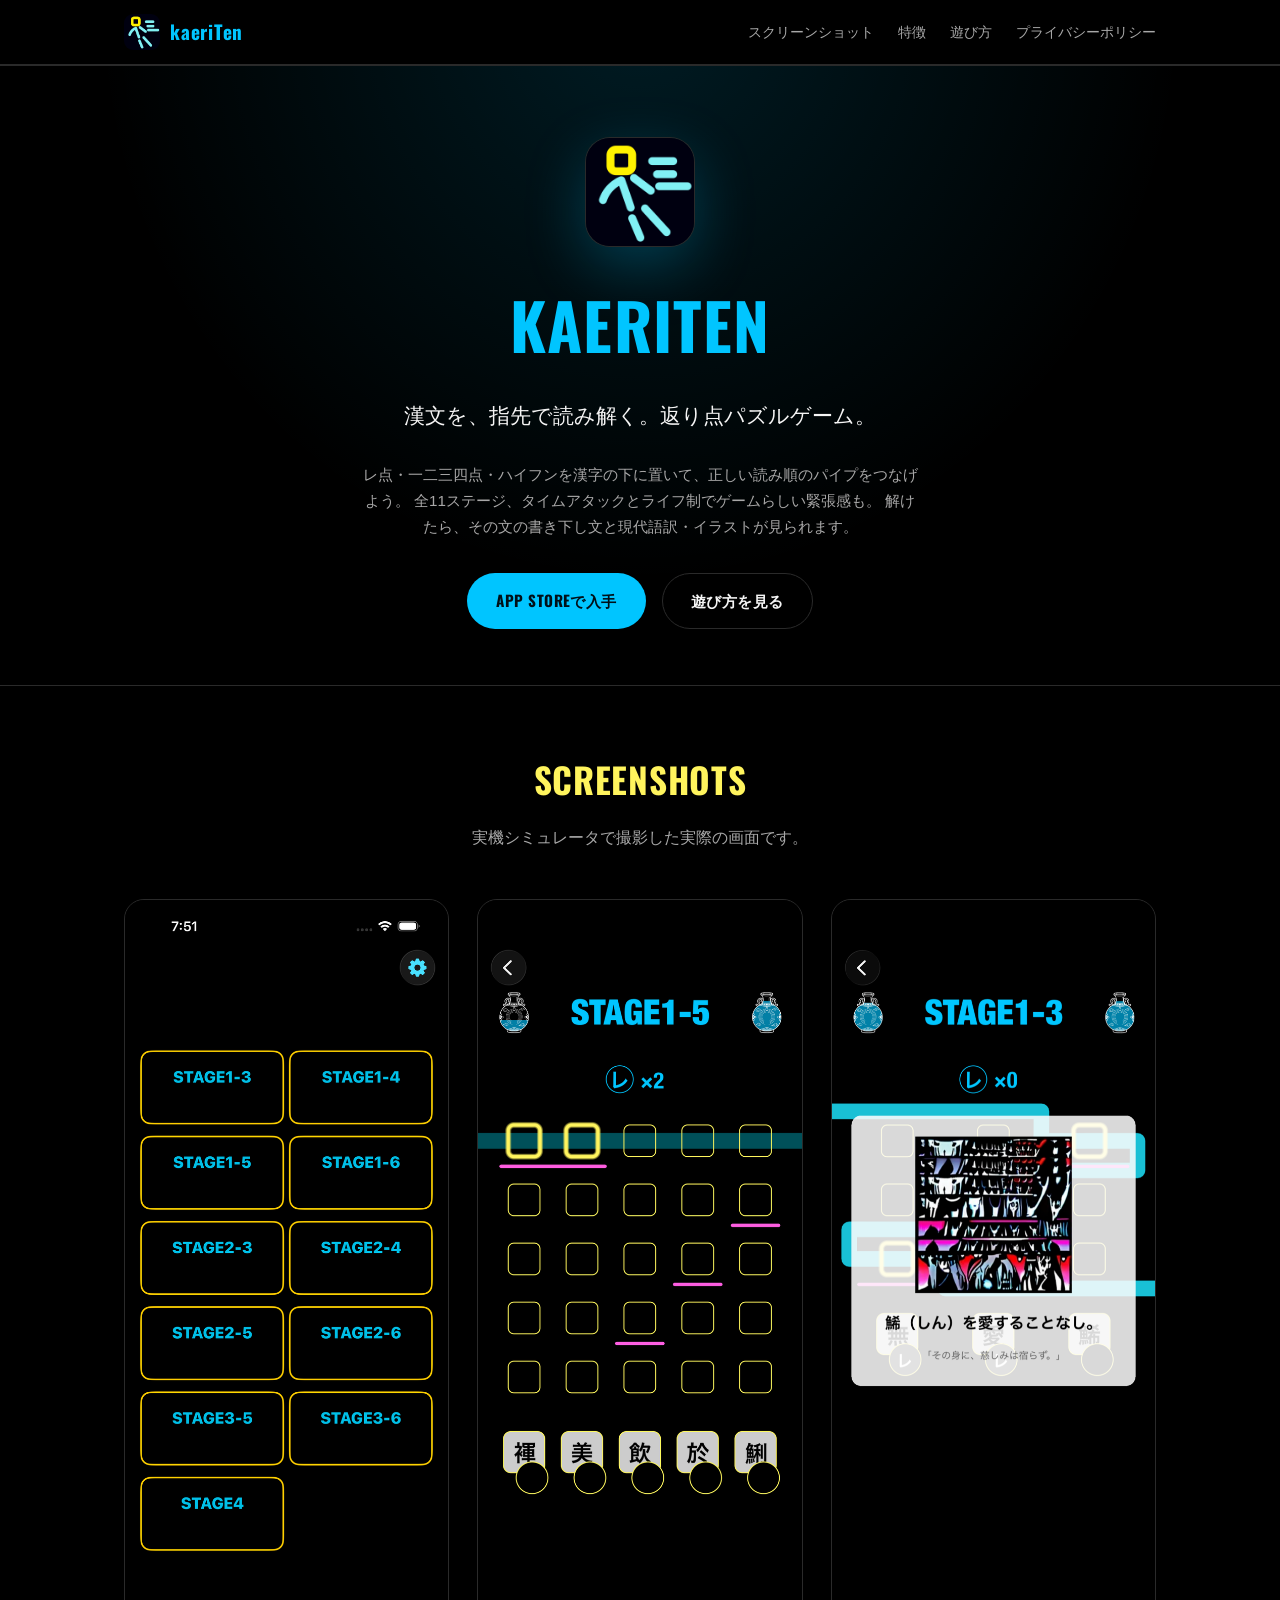
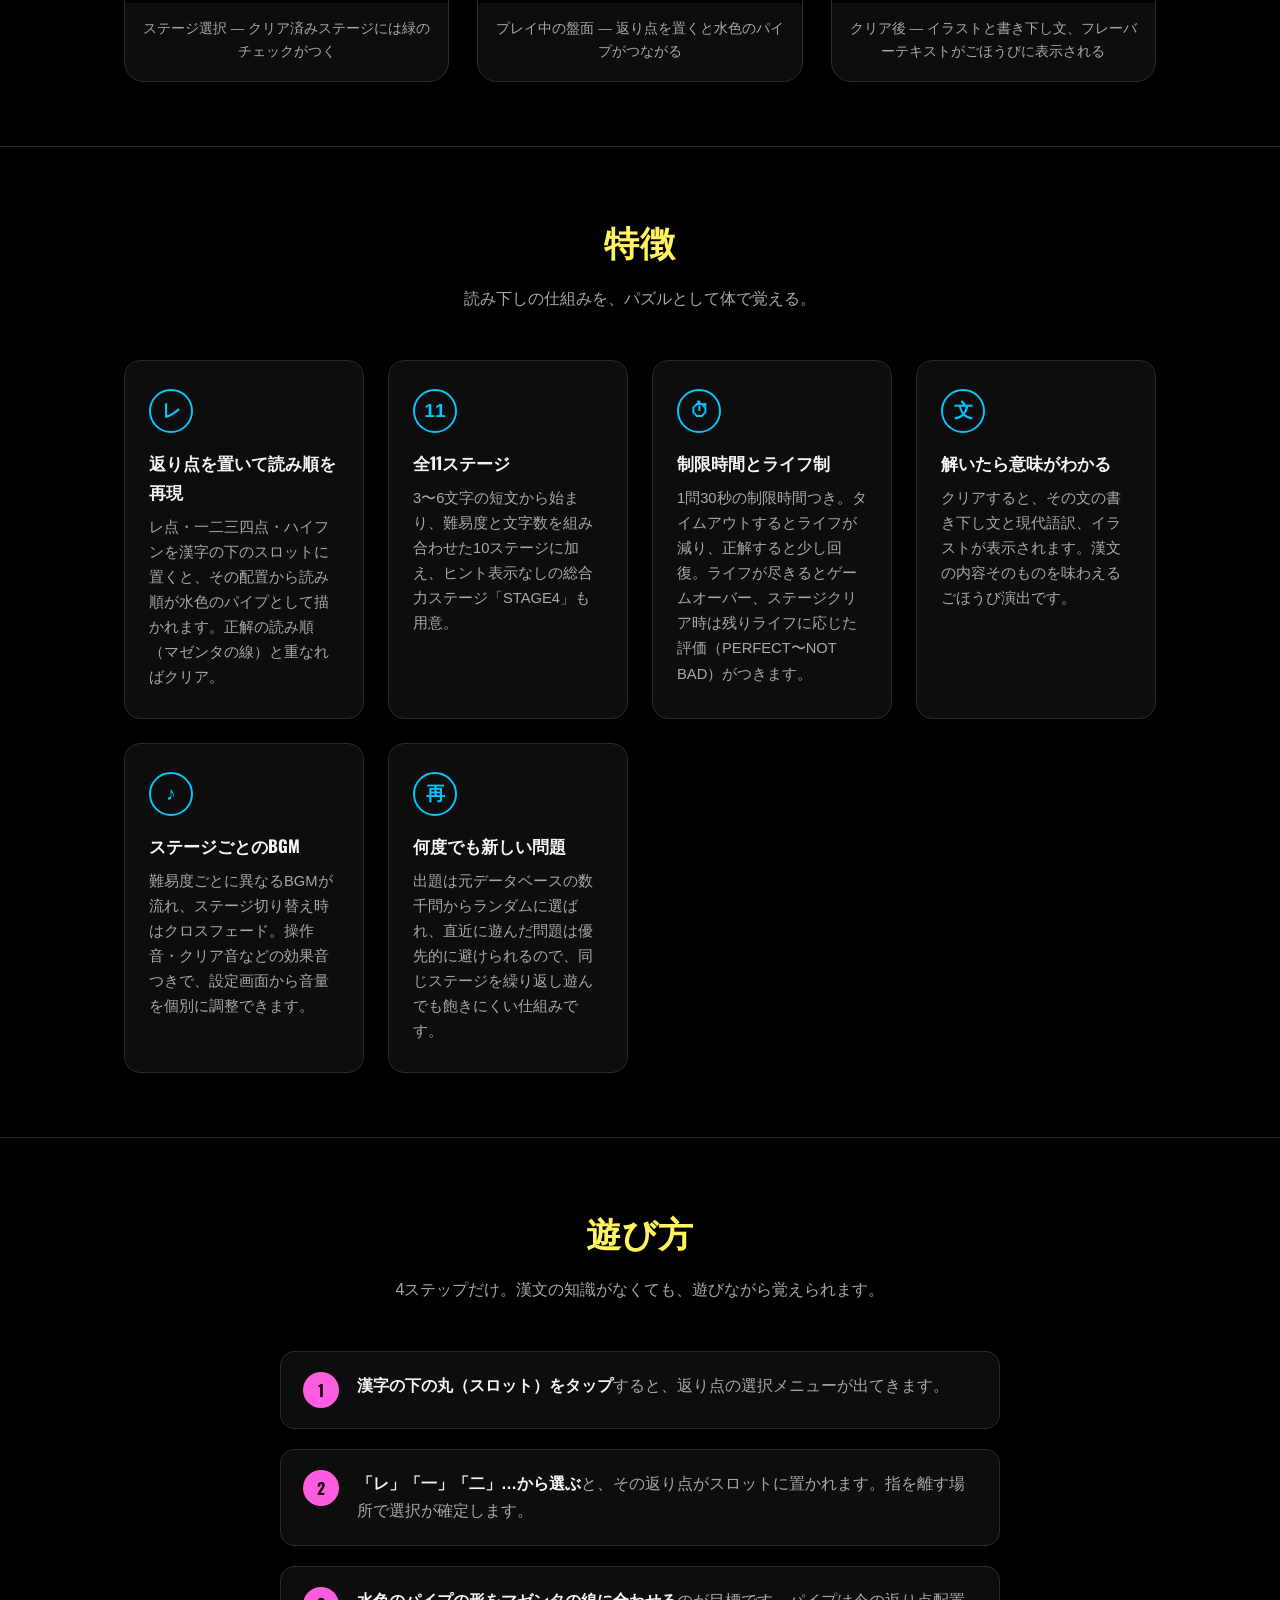
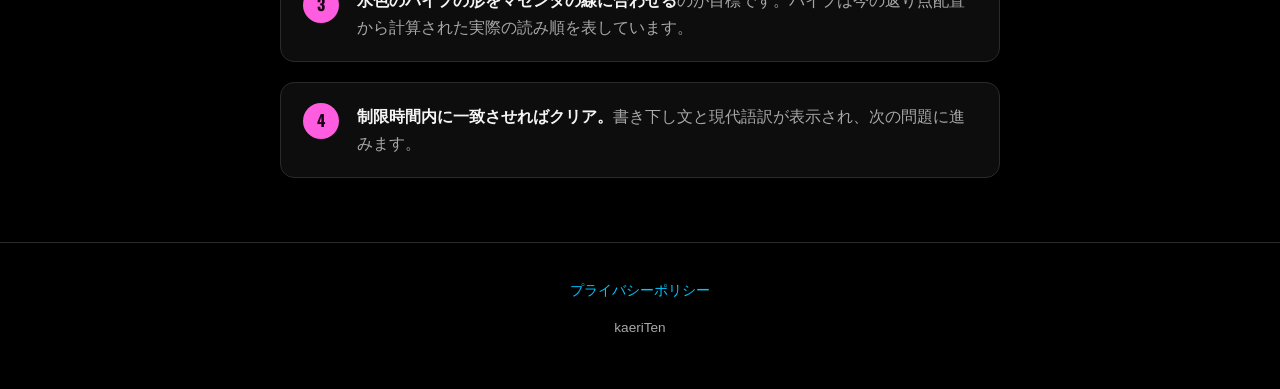
<file: html/index.html>
<!DOCTYPE html>
<html lang="ja">
<head>
<meta charset="UTF-8">
<meta name="viewport" content="width=device-width, initial-scale=1.0">
<title>kaeriTen（かえりてん）― 漢文・返り点パズルゲーム</title>
<meta name="description" content="漢文の返り点（レ点・一二三四点）を指先で置いて読み順を再現するパズルゲーム「kaeriTen」。11ステージ・タイムアタック要素つき。">
<link rel="icon" href="assets/icon.png">
<link rel="preconnect" href="https://fonts.googleapis.com">
<link rel="preconnect" href="https://fonts.gstatic.com" crossorigin>
<link href="https://fonts.googleapis.com/css2?family=Oswald:wght@500;700&display=swap" rel="stylesheet">
<link rel="stylesheet" href="assets/style.css">
</head>
<body>

<header class="site-header">
  <div class="wrap">
    <div class="brand">
      <img src="assets/icon.png" alt="">
      kaeriTen
    </div>
    <nav class="site-nav">
      <a href="#screenshots">スクリーンショット</a>
      <a href="#features">特徴</a>
      <a href="#how-to-play">遊び方</a>
      <a href="privacy.html">プライバシーポリシー</a>
    </nav>
  </div>
</header>

<main>

  <section class="hero">
    <div class="wrap">
      <img class="hero-icon" src="assets/icon.png" alt="kaeriTen アプリアイコン">
      <h1>kaeriTen</h1>
      <p class="tagline">漢文を、指先で読み解く。返り点パズルゲーム。</p>
      <p class="sub">
        レ点・一二三四点・ハイフンを漢字の下に置いて、正しい読み順のパイプをつなげよう。
        全11ステージ、タイムアタックとライフ制でゲームらしい緊張感も。
        解けたら、その文の書き下し文と現代語訳・イラストが見られます。
      </p>
      <div class="cta-row">
        <a class="btn btn-primary" href="https://apps.apple.com/jp/app/kaeriten/id6802865712">App Storeで入手</a>
        <a class="btn btn-ghost" href="#how-to-play">遊び方を見る</a>
      </div>
    </div>
  </section>

  <section id="screenshots">
    <div class="wrap">
      <h2>Screenshots</h2>
      <p class="section-lede">実機シミュレータで撮影した実際の画面です。</p>
      <div class="gallery">
        <figure>
          <img src="assets/screenshot-stages.png" alt="ステージ選択画面。2列グリッドで11ステージが並ぶ">
          <figcaption>ステージ選択 ― クリア済みステージには緑のチェックがつく</figcaption>
        </figure>
        <figure>
          <img src="assets/screenshot-gameplay.png" alt="盤面画面。黄色いグリッド・漢字・返り点バッジ・水色のパイプが表示されている">
          <figcaption>プレイ中の盤面 ― 返り点を置くと水色のパイプがつながる</figcaption>
        </figure>
        <figure>
          <img src="assets/screenshot-clear.png" alt="クリア画面。解いた漢文のイラスト・書き下し文・フレーバーテキストが表示されている">
          <figcaption>クリア後 ― イラストと書き下し文、フレーバーテキストがごほうびに表示される</figcaption>
        </figure>
      </div>
    </div>
  </section>

  <section id="features">
    <div class="wrap">
      <h2>特徴</h2>
      <p class="section-lede">読み下しの仕組みを、パズルとして体で覚える。</p>
      <div class="features">

        <div class="feature-card">
          <div class="glyph">レ</div>
          <h3>返り点を置いて読み順を再現</h3>
          <p>レ点・一二三四点・ハイフンを漢字の下のスロットに置くと、その配置から読み順が水色のパイプとして描かれます。正解の読み順（マゼンタの線）と重なればクリア。</p>
        </div>

        <div class="feature-card">
          <div class="glyph">11</div>
          <h3>全11ステージ</h3>
          <p>3〜6文字の短文から始まり、難易度と文字数を組み合わせた10ステージに加え、ヒント表示なしの総合力ステージ「STAGE4」も用意。</p>
        </div>

        <div class="feature-card">
          <div class="glyph">⏱</div>
          <h3>制限時間とライフ制</h3>
          <p>1問30秒の制限時間つき。タイムアウトするとライフが減り、正解すると少し回復。ライフが尽きるとゲームオーバー、ステージクリア時は残りライフに応じた評価（PERFECT〜NOT BAD）がつきます。</p>
        </div>

        <div class="feature-card">
          <div class="glyph">文</div>
          <h3>解いたら意味がわかる</h3>
          <p>クリアすると、その文の書き下し文と現代語訳、イラストが表示されます。漢文の内容そのものを味わえるごほうび演出です。</p>
        </div>

        <div class="feature-card">
          <div class="glyph">♪</div>
          <h3>ステージごとのBGM</h3>
          <p>難易度ごとに異なるBGMが流れ、ステージ切り替え時はクロスフェード。操作音・クリア音などの効果音つきで、設定画面から音量を個別に調整できます。</p>
        </div>

        <div class="feature-card">
          <div class="glyph">再</div>
          <h3>何度でも新しい問題</h3>
          <p>出題は元データベースの数千問からランダムに選ばれ、直近に遊んだ問題は優先的に避けられるので、同じステージを繰り返し遊んでも飽きにくい仕組みです。</p>
        </div>

      </div>
    </div>
  </section>

  <section id="how-to-play">
    <div class="wrap">
      <h2>遊び方</h2>
      <p class="section-lede">4ステップだけ。漢文の知識がなくても、遊びながら覚えられます。</p>
      <div class="steps">
        <div class="step">
          <div class="num"></div>
          <p><strong>漢字の下の丸（スロット）をタップ</strong>すると、返り点の選択メニューが出てきます。</p>
        </div>
        <div class="step">
          <div class="num"></div>
          <p><strong>「レ」「一」「二」…から選ぶ</strong>と、その返り点がスロットに置かれます。指を離す場所で選択が確定します。</p>
        </div>
        <div class="step">
          <div class="num"></div>
          <p><strong>水色のパイプの形をマゼンタの線に合わせる</strong>のが目標です。パイプは今の返り点配置から計算された実際の読み順を表しています。</p>
        </div>
        <div class="step">
          <div class="num"></div>
          <p><strong>制限時間内に一致させればクリア。</strong>書き下し文と現代語訳が表示され、次の問題に進みます。</p>
        </div>
      </div>
    </div>
  </section>

</main>

<footer class="site-footer">
  <div class="wrap">
    <div class="links">
      <a href="privacy.html">プライバシーポリシー</a>
    </div>
    <p>kaeriTen</p>
  </div>
</footer>

</body>
</html>
</file>
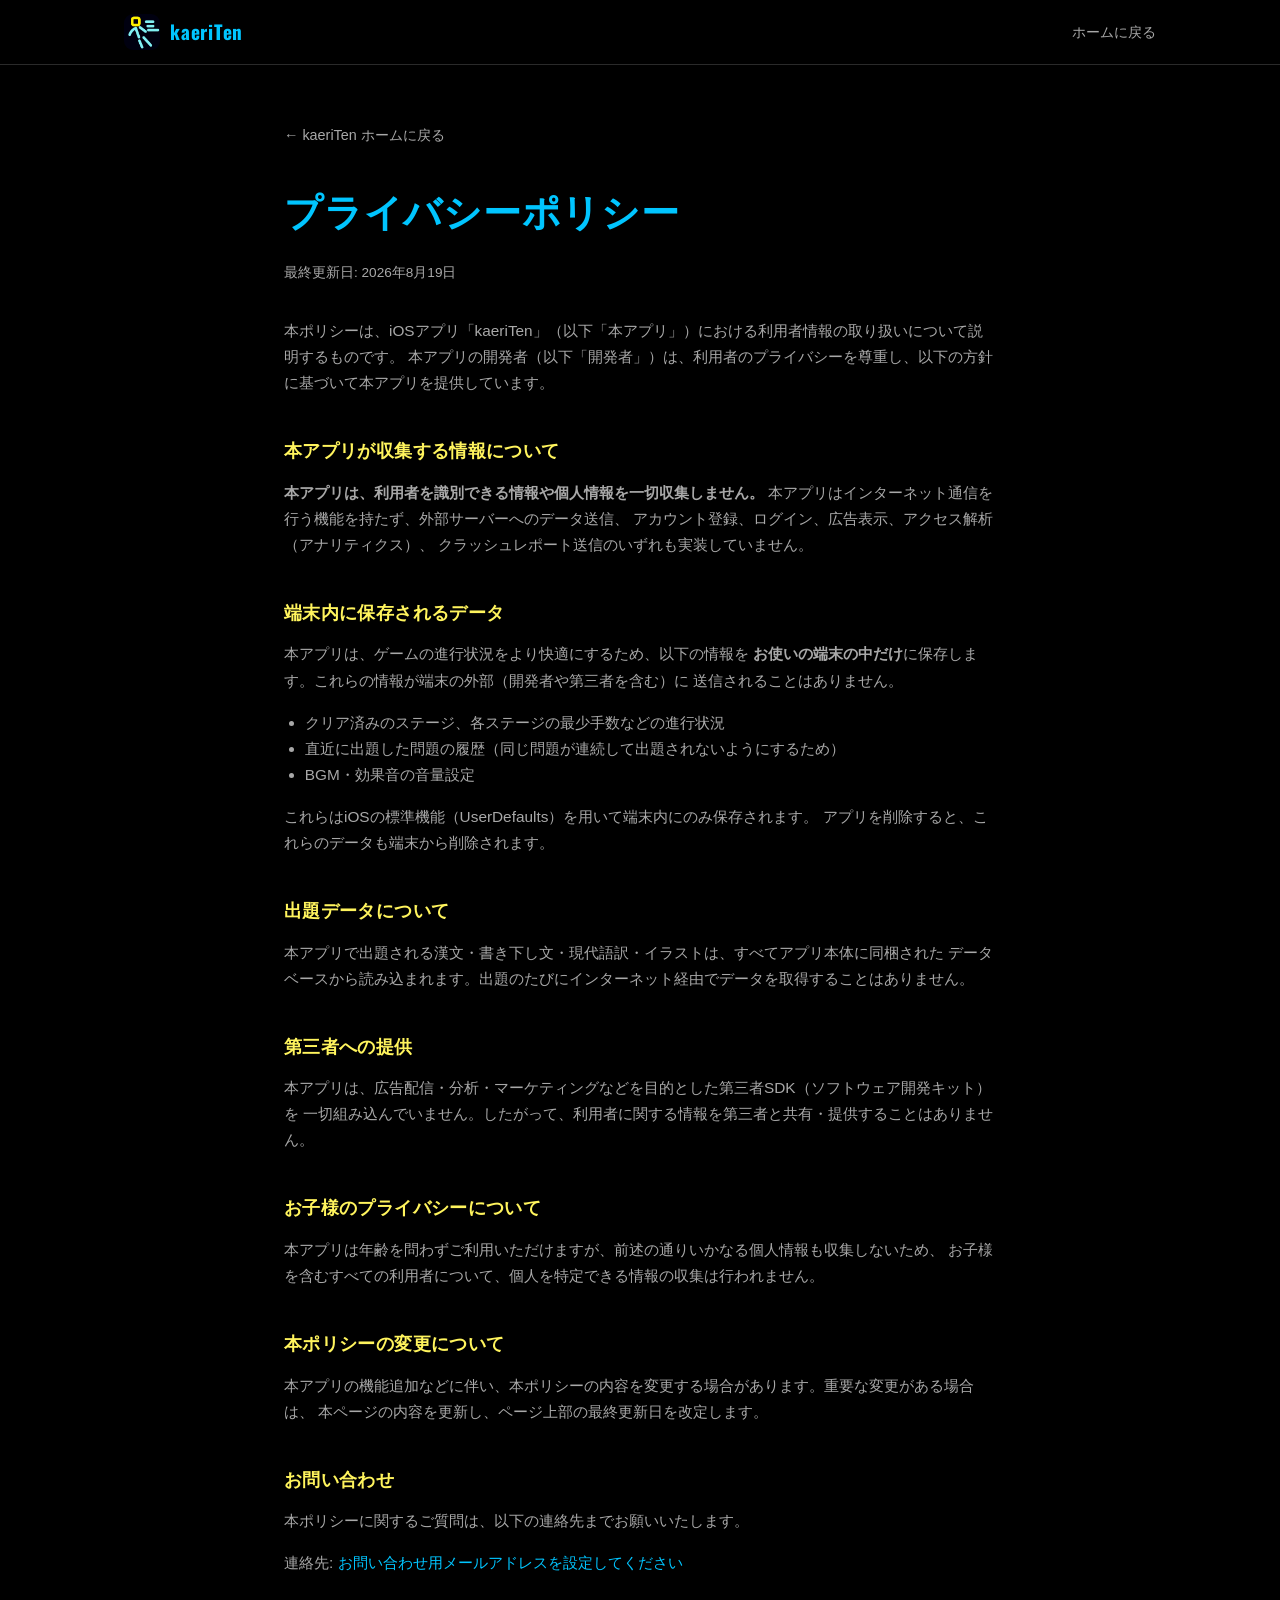
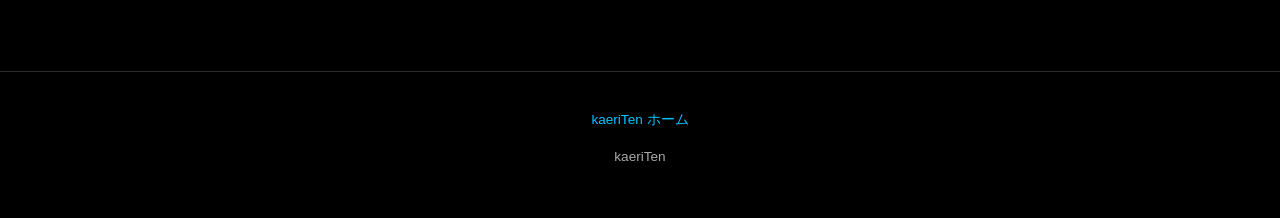
<file: html/privacy.html>
<!DOCTYPE html>
<html lang="ja">
<head>
<meta charset="UTF-8">
<meta name="viewport" content="width=device-width, initial-scale=1.0">
<title>プライバシーポリシー ― kaeriTen</title>
<meta name="description" content="kaeriTen（かえりてん）アプリのプライバシーポリシー。個人情報や利用データの外部送信は一切行いません。">
<link rel="icon" href="assets/icon.png">
<link href="https://fonts.googleapis.com/css2?family=Oswald:wght@500;700&display=swap" rel="stylesheet">
<link rel="stylesheet" href="assets/style.css">
</head>
<body>

<header class="site-header">
  <div class="wrap">
    <a class="brand" href="index.html" style="color: var(--cyan); text-decoration: none;">
      <img src="assets/icon.png" alt="">
      kaeriTen
    </a>
    <nav class="site-nav">
      <a href="index.html">ホームに戻る</a>
    </nav>
  </div>
</header>

<main class="legal">
  <div class="wrap">
    <a class="back-link" href="index.html">← kaeriTen ホームに戻る</a>
    <h1>プライバシーポリシー</h1>
    <p class="updated">最終更新日: 2026年8月19日</p>

    <p>
      本ポリシーは、iOSアプリ「kaeriTen」（以下「本アプリ」）における利用者情報の取り扱いについて説明するものです。
      本アプリの開発者（以下「開発者」）は、利用者のプライバシーを尊重し、以下の方針に基づいて本アプリを提供しています。
    </p>

    <h2>本アプリが収集する情報について</h2>
    <p>
      <strong>本アプリは、利用者を識別できる情報や個人情報を一切収集しません。</strong>
      本アプリはインターネット通信を行う機能を持たず、外部サーバーへのデータ送信、
      アカウント登録、ログイン、広告表示、アクセス解析（アナリティクス）、
      クラッシュレポート送信のいずれも実装していません。
    </p>

    <h2>端末内に保存されるデータ</h2>
    <p>
      本アプリは、ゲームの進行状況をより快適にするため、以下の情報を
      <strong>お使いの端末の中だけ</strong>に保存します。これらの情報が端末の外部（開発者や第三者を含む）に
      送信されることはありません。
    </p>
    <ul>
      <li>クリア済みのステージ、各ステージの最少手数などの進行状況</li>
      <li>直近に出題した問題の履歴（同じ問題が連続して出題されないようにするため）</li>
      <li>BGM・効果音の音量設定</li>
    </ul>
    <p>
      これらはiOSの標準機能（UserDefaults）を用いて端末内にのみ保存されます。
      アプリを削除すると、これらのデータも端末から削除されます。
    </p>

    <h2>出題データについて</h2>
    <p>
      本アプリで出題される漢文・書き下し文・現代語訳・イラストは、すべてアプリ本体に同梱された
      データベースから読み込まれます。出題のたびにインターネット経由でデータを取得することはありません。
    </p>

    <h2>第三者への提供</h2>
    <p>
      本アプリは、広告配信・分析・マーケティングなどを目的とした第三者SDK（ソフトウェア開発キット）を
      一切組み込んでいません。したがって、利用者に関する情報を第三者と共有・提供することはありません。
    </p>

    <h2>お子様のプライバシーについて</h2>
    <p>
      本アプリは年齢を問わずご利用いただけますが、前述の通りいかなる個人情報も収集しないため、
      お子様を含むすべての利用者について、個人を特定できる情報の収集は行われません。
    </p>

    <h2>本ポリシーの変更について</h2>
    <p>
      本アプリの機能追加などに伴い、本ポリシーの内容を変更する場合があります。重要な変更がある場合は、
      本ページの内容を更新し、ページ上部の最終更新日を改定します。
    </p>

    <h2>お問い合わせ</h2>
    <p>
      本ポリシーに関するご質問は、以下の連絡先までお願いいたします。
    </p>
    <p>
      <!-- TODO: 公開前に実際の問い合わせ先メールアドレスに置き換えてください -->
      連絡先: <a href="mailto:REPLACE_WITH_CONTACT_EMAIL">お問い合わせ用メールアドレスを設定してください</a>
    </p>
  </div>
</main>

<footer class="site-footer">
  <div class="wrap">
    <div class="links">
      <a href="index.html">kaeriTen ホーム</a>
    </div>
    <p>kaeriTen</p>
  </div>
</footer>

</body>
</html>
</file>
<file: html/assets/style.css>
:root {
  --bg: #000000;
  --bg-panel: #0d0d0d;
  --cyan: #00c5ff;
  --yellow: #fff45d;
  --magenta: #ff5ddf;
  --text: #f5f5f5;
  --text-dim: #a8a8a8;
  --border: #2a2a2a;
  --max-width: 1080px;
}

* {
  box-sizing: border-box;
}

html {
  scroll-behavior: smooth;
}

body {
  margin: 0;
  background: var(--bg);
  color: var(--text);
  font-family: "Hiragino Sans", "Noto Sans JP", -apple-system, BlinkMacSystemFont, "Segoe UI", sans-serif;
  line-height: 1.7;
  -webkit-font-smoothing: antialiased;
}

h1, h2, h3, .display {
  font-family: "Oswald", "Hiragino Sans", sans-serif;
  font-weight: 700;
  letter-spacing: 0.02em;
  text-transform: uppercase;
  margin: 0 0 0.5em;
}

a {
  color: var(--cyan);
  text-decoration: none;
}

a:hover {
  text-decoration: underline;
}

img {
  max-width: 100%;
  display: block;
}

.wrap {
  max-width: var(--max-width);
  margin: 0 auto;
  padding: 0 24px;
}

/* Header / nav */

header.site-header {
  position: sticky;
  top: 0;
  z-index: 10;
  background: rgba(0, 0, 0, 0.85);
  backdrop-filter: blur(8px);
  border-bottom: 1px solid var(--border);
}

.site-header .wrap {
  display: flex;
  align-items: center;
  justify-content: space-between;
  height: 64px;
}

.brand {
  display: flex;
  align-items: center;
  gap: 10px;
  font-family: "Oswald", sans-serif;
  font-weight: 700;
  font-size: 1.2rem;
  letter-spacing: 0.04em;
  color: var(--cyan);
}

.brand img {
  width: 36px;
  height: 36px;
  border-radius: 9px;
}

nav.site-nav {
  display: flex;
  gap: 24px;
  font-size: 0.9rem;
}

nav.site-nav a {
  color: var(--text-dim);
}

nav.site-nav a:hover {
  color: var(--cyan);
}

/* Hero */

.hero {
  padding: 72px 0 56px;
  text-align: center;
  background:
    radial-gradient(ellipse at 50% -10%, rgba(0, 197, 255, 0.14), transparent 60%),
    var(--bg);
}

.hero-icon {
  width: 108px;
  height: 108px;
  border-radius: 24px;
  margin: 0 auto 24px;
  box-shadow: 0 0 0 1px var(--border), 0 20px 60px rgba(0, 197, 255, 0.25);
}

.hero h1 {
  font-size: clamp(2.4rem, 7vw, 4rem);
  color: var(--cyan);
  margin-bottom: 0.3em;
}

.hero .tagline {
  font-size: clamp(1rem, 2.4vw, 1.3rem);
  color: var(--text);
  max-width: 640px;
  margin: 0 auto 1.4em;
}

.hero .sub {
  color: var(--text-dim);
  max-width: 560px;
  margin: 0 auto 2.2em;
  font-size: 0.95rem;
}

.cta-row {
  display: flex;
  gap: 16px;
  justify-content: center;
  flex-wrap: wrap;
}

.btn {
  display: inline-flex;
  align-items: center;
  gap: 8px;
  padding: 14px 28px;
  border-radius: 999px;
  font-weight: 700;
  font-size: 0.95rem;
  font-family: "Oswald", sans-serif;
  letter-spacing: 0.03em;
  text-transform: uppercase;
  border: 1px solid transparent;
  cursor: pointer;
}

.btn-primary {
  background: var(--cyan);
  color: #001018;
}

.btn-primary:hover {
  background: #33d2ff;
  text-decoration: none;
}

.btn-ghost {
  background: transparent;
  border-color: var(--border);
  color: var(--text);
}

.btn-ghost:hover {
  border-color: var(--cyan);
  color: var(--cyan);
  text-decoration: none;
}

.btn[disabled],
.btn.disabled {
  opacity: 0.5;
  cursor: default;
  pointer-events: none;
}

/* Sections */

section {
  padding: 64px 0;
  border-top: 1px solid var(--border);
}

section h2 {
  font-size: clamp(1.6rem, 4vw, 2.2rem);
  color: var(--yellow);
  text-align: center;
  margin-bottom: 0.4em;
}

section .section-lede {
  text-align: center;
  color: var(--text-dim);
  max-width: 620px;
  margin: 0 auto 3em;
}

/* Screenshot gallery */

.gallery {
  display: grid;
  grid-template-columns: repeat(auto-fit, minmax(220px, 1fr));
  gap: 28px;
  align-items: start;
}

.gallery figure {
  margin: 0;
  border: 1px solid var(--border);
  border-radius: 20px;
  overflow: hidden;
  background: var(--bg-panel);
}

.gallery figcaption {
  padding: 14px 18px 18px;
  color: var(--text-dim);
  font-size: 0.85rem;
  text-align: center;
}

/* Feature grid */

.features {
  display: grid;
  grid-template-columns: repeat(auto-fit, minmax(240px, 1fr));
  gap: 24px;
}

.feature-card {
  border: 1px solid var(--border);
  background: var(--bg-panel);
  border-radius: 16px;
  padding: 28px 24px;
}

.feature-card .glyph {
  width: 44px;
  height: 44px;
  border-radius: 50%;
  border: 2px solid var(--cyan);
  color: var(--cyan);
  display: flex;
  align-items: center;
  justify-content: center;
  font-family: "Hiragino Sans", sans-serif;
  font-weight: 700;
  font-size: 1.2rem;
  margin-bottom: 16px;
}

.feature-card h3 {
  font-size: 1.05rem;
  color: var(--text);
  text-transform: none;
  letter-spacing: normal;
}

.feature-card p {
  color: var(--text-dim);
  font-size: 0.92rem;
  margin: 0;
}

/* How to play steps */

.steps {
  counter-reset: step;
  display: grid;
  gap: 20px;
  max-width: 720px;
  margin: 0 auto;
}

.step {
  display: flex;
  gap: 18px;
  align-items: flex-start;
  border: 1px solid var(--border);
  border-radius: 14px;
  padding: 20px 22px;
  background: var(--bg-panel);
}

.step .num {
  counter-increment: step;
  flex: 0 0 auto;
  width: 36px;
  height: 36px;
  border-radius: 50%;
  background: var(--magenta);
  color: #1a0014;
  font-family: "Oswald", sans-serif;
  font-weight: 700;
  display: flex;
  align-items: center;
  justify-content: center;
}

.step .num::before {
  content: counter(step);
}

.step p {
  margin: 0;
  color: var(--text-dim);
}

.step strong {
  color: var(--text);
}

/* Footer */

footer.site-footer {
  border-top: 1px solid var(--border);
  padding: 36px 0;
  text-align: center;
  color: var(--text-dim);
  font-size: 0.85rem;
}

footer.site-footer .links {
  margin-bottom: 12px;
  display: flex;
  gap: 20px;
  justify-content: center;
  flex-wrap: wrap;
}

/* Legal / privacy page */

.legal {
  padding: 56px 0 80px;
  max-width: 760px;
  margin: 0 auto;
}

.legal h1 {
  color: var(--cyan);
  font-size: clamp(1.8rem, 5vw, 2.4rem);
}

.legal .updated {
  color: var(--text-dim);
  font-size: 0.85rem;
  margin-bottom: 2.5em;
}

.legal h2 {
  color: var(--yellow);
  text-align: left;
  font-size: 1.15rem;
  margin-top: 2em;
}

.legal p,
.legal li {
  color: var(--text-dim);
  font-size: 0.96rem;
}

.legal ul {
  padding-left: 1.3em;
}

.legal .back-link {
  display: inline-block;
  margin-bottom: 2em;
  color: var(--text-dim);
  font-size: 0.9rem;
}

.legal .back-link:hover {
  color: var(--cyan);
}

@media (max-width: 560px) {
  .site-header .wrap {
    height: 56px;
  }
  nav.site-nav {
    gap: 14px;
    font-size: 0.8rem;
  }
  .hero {
    padding: 48px 0 40px;
  }
  section {
    padding: 48px 0;
  }
}
</file>
